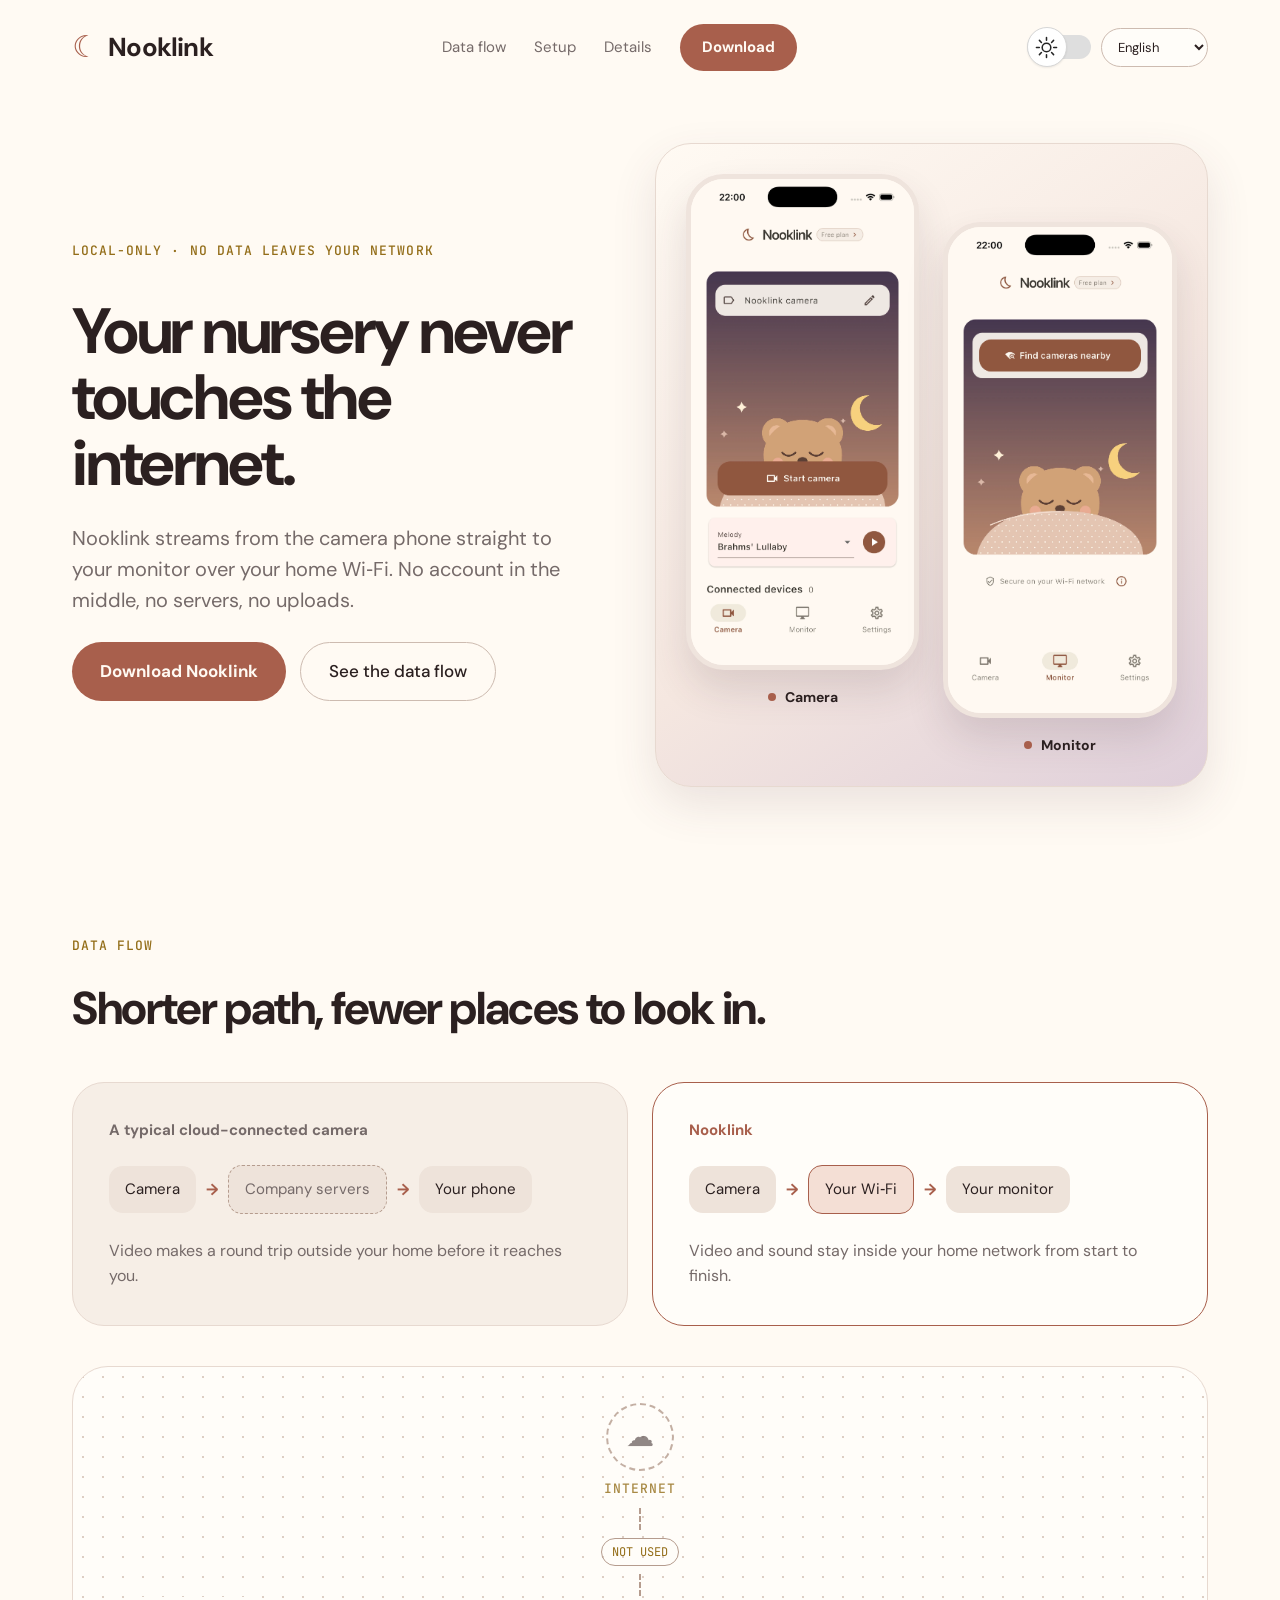
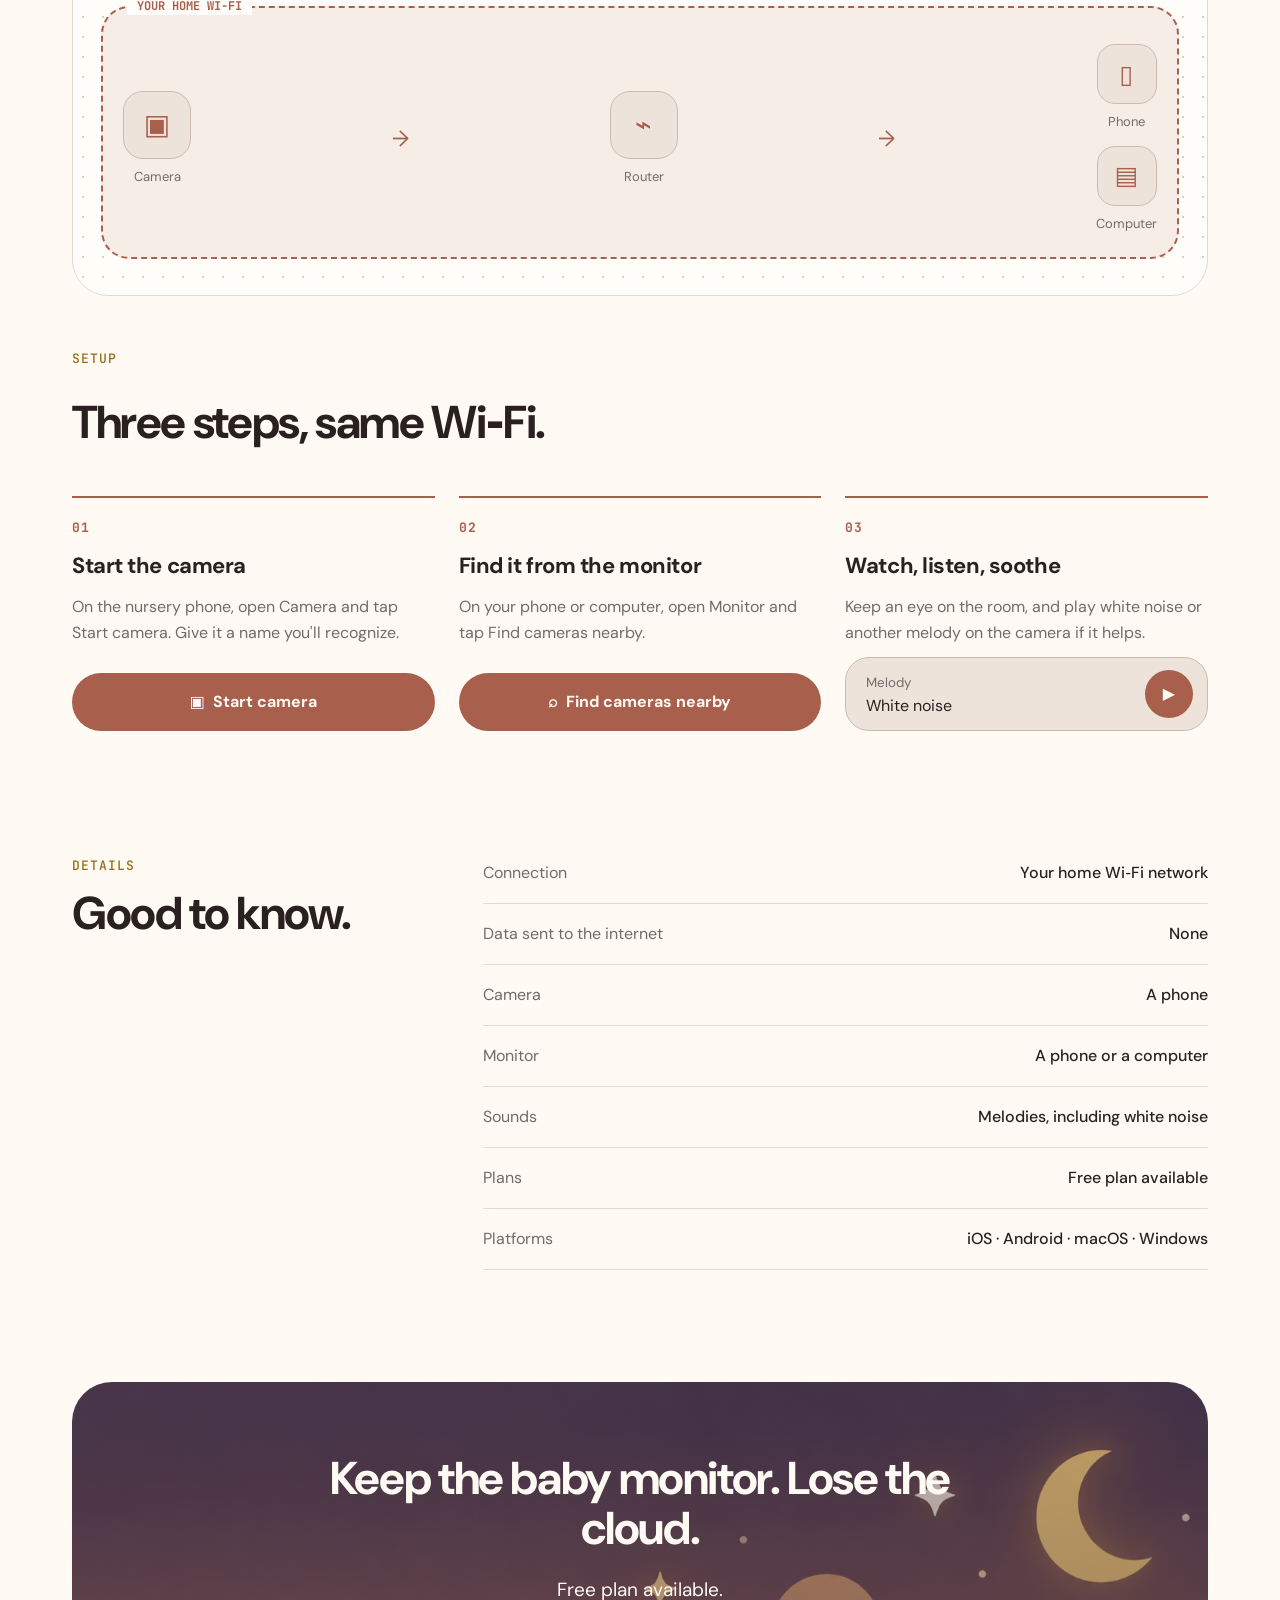
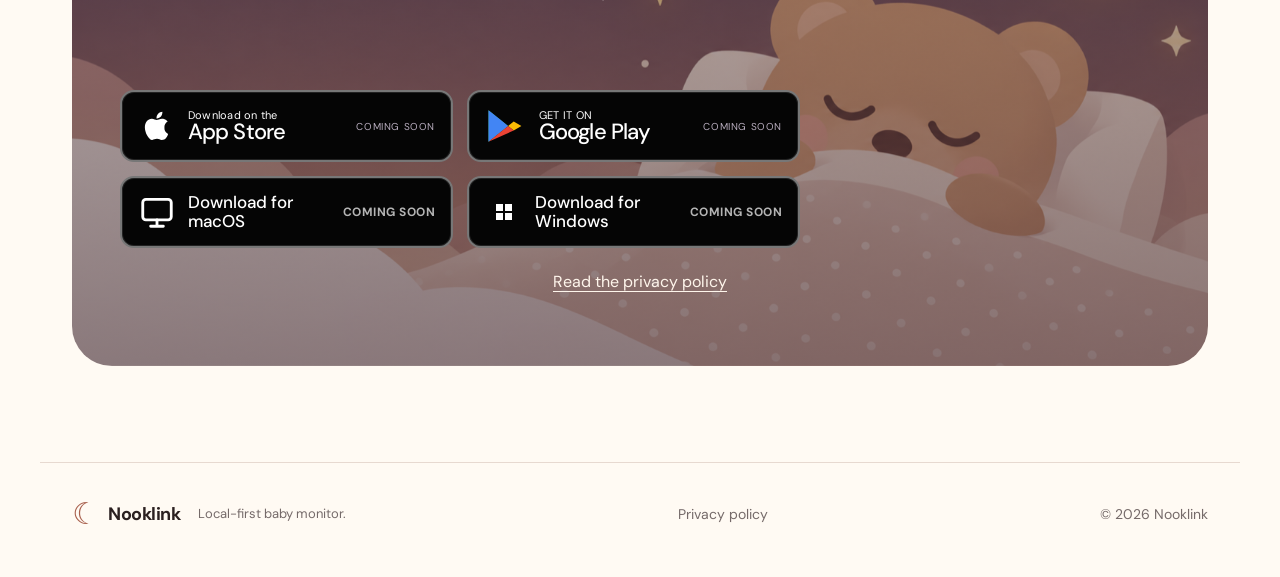
<file: index.html>
<!doctype html>
<html lang="en">
<head>
  <meta charset="utf-8">
  <meta name="viewport" content="width=device-width, initial-scale=1">
  <meta name="theme-color" content="#17141a">
  <meta name="description" content="Nooklink keeps baby-monitor video and audio on your home network.">
  <title>Nooklink — Local-first</title>
  <link rel="icon" href="assets/favicon.svg" type="image/svg+xml">
  <link rel="preconnect" href="https://fonts.googleapis.com">
  <link rel="preconnect" href="https://fonts.gstatic.com" crossorigin>
  <link href="https://fonts.googleapis.com/css2?family=DM+Sans:wght@400;500;700&family=JetBrains+Mono:wght@500;700&display=swap" rel="stylesheet">
  <script>document.documentElement.dataset.theme=window.matchMedia('(prefers-color-scheme: light)').matches?'light':'dark';</script>
  <link rel="stylesheet" href="assets/site.css">
  <script src="assets/i18n.js" defer></script>
</head>
<body data-page="home">
  <a class="skip-link" href="#main" data-i18n="skip">Skip to content</a>
  <header class="site-header wrap">
    <a class="brand" href="#top" aria-label="Nooklink home"><span class="brand-mark" aria-hidden="true">☾</span><span>Nooklink</span></a>
    <nav aria-label="Main navigation"><a href="#compare" data-i18n="navData">Data flow</a><a href="#setup" data-i18n="navSetup">Setup</a><a href="#specs" data-i18n="navDetails">Details</a><a class="nav-download" href="#download" data-i18n="navDownload">Download</a></nav>
    <div class="header-controls"><div class="theme-picker"><span class="sr-only" data-i18n="themeLabel">Theme</span><button class="theme-toggle" id="theme" type="button" aria-label="Switch to dark theme" aria-pressed="false"><span class="theme-toggle-track" aria-hidden="true"><span class="theme-toggle-thumb"><svg class="theme-icon sun-icon" viewBox="0 0 24 24"><circle cx="12" cy="12" r="4.5"></circle><path d="M12 1.5v3M12 19.5v3M1.5 12h3M19.5 12h3M4.6 4.6l2.1 2.1M17.3 17.3l2.1 2.1M19.4 4.6l-2.1 2.1M6.7 17.3l-2.1 2.1"></path></svg><svg class="theme-icon moon-icon" viewBox="0 0 24 24"><path d="M19.3 15.8A8.5 8.5 0 0 1 8.2 4.7 8.6 8.6 0 1 0 19.3 15.8Z"></path></svg></span></span></button><span class="sr-only" data-i18n="themeHelp">The initial theme follows your device setting.</span></div><label class="language"><span class="sr-only" data-i18n="language">Language</span><select id="language"><option value="en">English</option><option value="pl">Polski</option><option value="zh">简体中文</option><option value="hi">हिन्दी</option><option value="es">Español</option><option value="ar">العربية</option><option value="pt">Português</option><option value="fr">Français</option></select></label></div>
  </header>
  <main id="main">
    <section id="top" class="hero wrap"><div class="hero-copy"><p class="kicker" data-i18n="localOnly">Local-only · No data leaves your network</p><h1 data-i18n="heroTitle">Your nursery never touches the internet.</h1><p class="hero-lead" data-i18n="heroText">Nooklink streams from the camera phone straight to your monitor over your home Wi‑Fi. No account in the middle, no servers, no uploads.</p><div class="actions"><a class="button" href="#download" data-i18n="downloadNooklink">Download Nooklink</a><a class="button button-outline" href="#compare" data-i18n="seeDataFlow">See the data flow</a></div></div>
      <div class="app-preview-screens hero-app-screens">
        <figure class="app-screen">
          <div class="app-screen-image"><img class="app-image-dark" src="assets/app-camera.webp" width="1206" height="2622" decoding="async" alt="Nooklink Camera screen with a Start camera button and white noise controls"><img class="app-image-light" src="assets/app-camera-light.webp" width="1206" height="2622" decoding="async" alt="Nooklink Camera screen in the light theme with a Start camera button and melody controls"></div>
          <figcaption><span class="screen-dot" aria-hidden="true"></span><span data-i18n="camera">Camera</span></figcaption>
        </figure>
        <figure class="app-screen">
          <div class="app-screen-image"><img class="app-image-dark" src="assets/app-monitor.webp" width="1206" height="2622" decoding="async" alt="Nooklink Monitor screen with a Find cameras nearby button"><img class="app-image-light" src="assets/app-monitor-light.webp" width="1206" height="2622" decoding="async" alt="Nooklink Monitor screen in the light theme with a Find cameras nearby button"></div>
          <figcaption><span class="screen-dot" aria-hidden="true"></span><span data-i18n="monitorLabel">Monitor</span></figcaption>
        </figure>
      </div>
    </section>
    <section id="compare" class="section wrap"><div class="section-heading"><p class="kicker" data-i18n="dataFlow">Data flow</p><h2 data-i18n="compareTitle">Shorter path, fewer places to look in.</h2></div><div class="compare-grid"><article class="compare-card"><strong data-i18n="cloudCamera">A typical cloud-connected camera</strong><div class="flow"><span data-i18n="camera">Camera</span><b>→</b><span class="muted-chip" data-i18n="companyServers">Company servers</span><b>→</b><span data-i18n="yourPhone">Your phone</span></div><p data-i18n="cloudText">Video makes a round trip outside your home before it reaches you.</p></article><article class="compare-card featured"><strong>Nooklink</strong><div class="flow"><span data-i18n="camera">Camera</span><b>→</b><span class="accent-chip" data-i18n="yourWifi">Your Wi‑Fi</span><b>→</b><span data-i18n="yourMonitor">Your monitor</span></div><p data-i18n="localText">Video and sound stay inside your home network from start to finish.</p></article></div>
      <div class="network-card data-flow-diagram" aria-label="Nooklink local network diagram"><div class="internet-node"><span class="node-icon">☁</span><span class="mono">INTERNET</span></div><div class="not-used"><i></i><span data-i18n="notUsed">NOT USED</span><i></i></div><div class="home-network"><span class="network-label" data-i18n="homeWifi">YOUR HOME WI-FI</span><div class="network-row"><div class="device"><span class="device-icon">▣</span><span data-i18n="camera">Camera</span></div><span class="connector">→</span><div class="device"><span class="device-icon">⌁</span><span data-i18n="router">Router</span></div><span class="connector">→</span><div class="device-stack"><div class="device"><span class="device-icon small">▯</span><span data-i18n="phone">Phone</span></div><div class="device"><span class="device-icon small">▤</span><span data-i18n="computer">Computer</span></div></div></div></div></div>
    </section>
    <section id="setup" class="section wrap"><div class="section-heading"><p class="kicker" data-i18n="setup">Setup</p><h2 data-i18n="setupTitle">Three steps, same Wi‑Fi.</h2></div><div class="steps"><article class="step"><span class="step-number">01</span><h3 data-i18n="step1Title">Start the camera</h3><p data-i18n="step1Text">On the nursery phone, open Camera and tap Start camera. Give it a name you'll recognize.</p><span class="ui-pill" data-i18n="startCamera">▣&nbsp; Start camera</span></article><article class="step"><span class="step-number">02</span><h3 data-i18n="step2Title">Find it from the monitor</h3><p data-i18n="step2Text">On your phone or computer, open Monitor and tap Find cameras nearby.</p><span class="ui-pill" data-i18n="findCameras">⌕&nbsp; Find cameras nearby</span></article><article class="step"><span class="step-number">03</span><h3 data-i18n="step3Title">Watch, listen, soothe</h3><p data-i18n="step3Text">Keep an eye on the room, and play white noise or another melody on the camera if it helps.</p><span class="sound-pill"><span><small data-i18n="melody">Melody</small><br><span data-i18n="whiteNoise">White noise</span></span><b>▶</b></span></article></div></section>
    <section id="specs" class="section wrap details"><div class="details-intro"><p class="kicker" data-i18n="details">Details</p><h2 data-i18n="detailsTitle">Good to know.</h2></div><div class="spec-list"><div><span data-i18n="connection">Connection</span><strong data-i18n="homeWifiNetwork">Your home Wi‑Fi network</strong></div><div><span data-i18n="internetData">Data sent to the internet</span><strong data-i18n="none">None</strong></div><div><span data-i18n="cameraLabel">Camera</span><strong data-i18n="aPhone">A phone</strong></div><div><span data-i18n="monitorLabel">Monitor</span><strong data-i18n="phoneComputer">A phone or a computer</strong></div><div><span data-i18n="sounds">Sounds</span><strong data-i18n="melodies">Melodies, including white noise</strong></div><div><span data-i18n="plans">Plans</span><strong data-i18n="freePlan">Free plan available</strong></div><div><span data-i18n="platforms">Platforms</span><strong data-i18n="platformList">iOS · Android · macOS · Windows</strong></div></div></section>
    <section id="download" class="download wrap"><div class="download-card"><h2 data-i18n="downloadTitle">Keep the baby monitor. Lose the cloud.</h2><p data-i18n="downloadText">Free plan available.</p><div class="download-grid"><span class="store-badge is-disabled" aria-disabled="true"><svg class="store-icon apple-icon" viewBox="0 0 24 24" aria-hidden="true"><path d="M16.7 12.7c0-2.3 1.9-3.4 2-3.5-1.1-1.6-2.8-1.8-3.4-1.8-1.4-.1-2.8.8-3.5.8-.7 0-1.8-.8-3-.8-1.5 0-2.9.9-3.7 2.2-1.6 2.7-.4 6.8 1.1 9 .8 1.1 1.6 2.3 2.8 2.2 1.1-.1 1.6-.7 3-.7s1.8.7 3 .7c1.2 0 2-.1 2.7-1.2.9-1.2 1.3-2.5 1.3-2.6-.1 0-2.3-.9-2.3-3.5zM14.5 6c.6-.8 1-1.9.9-3-.9 0-2.1.6-2.7 1.3-.6.7-1.1 1.8-1 2.9 1 .1 2.1-.5 2.8-1.2z"/></svg><span class="badge-copy"><small data-i18n="downloadOn">Download on the</small><strong data-i18n="appleStore">App Store</strong></span><em data-i18n="comingSoon">Coming soon</em></span><span class="store-badge is-disabled" aria-disabled="true"><svg class="store-icon play-icon" viewBox="0 0 24 24" aria-hidden="true"><path fill="#34a853" d="m2 3 11.2 9L2 21z"/><path fill="#4285f4" d="m2 3 6.5 5.2L13.2 12 2 21z"/><path fill="#fbbc04" d="m13.2 12 3.2-2.6L20.8 12l-4.4 2.6z"/><path fill="#ea4335" d="m2 21 11.2-9 3.2 2.6z"/></svg><span class="badge-copy"><small data-i18n="getItOn">GET IT ON</small><strong data-i18n="googleStore">Google Play</strong></span><em data-i18n="comingSoon">Coming soon</em></span><span class="download-link dark is-disabled" aria-disabled="true"><svg class="download-icon" viewBox="0 0 24 24" aria-hidden="true"><rect x="3" y="4" width="18" height="13" rx="2"/><path d="M8 21h8M12 17v4"/></svg><span data-i18n="macDownload">Download for macOS</span><small data-i18n="comingSoon">Coming soon</small></span><span class="download-link light is-disabled" aria-disabled="true"><svg class="download-icon" viewBox="0 0 24 24" aria-hidden="true"><rect x="4" y="4" width="7" height="7"/><rect x="13" y="4" width="7" height="7"/><rect x="4" y="13" width="7" height="7"/><rect x="13" y="13" width="7" height="7"/></svg><span data-i18n="windowsDownload">Download for Windows</span><small data-i18n="comingSoon">Coming soon</small></span></div><a class="policy-cta" href="privacy.html" data-i18n="readPolicy">Read the privacy policy</a></div></section>
  </main>
  <footer class="site-footer wrap"><div class="footer-brand"><span class="brand-mark" aria-hidden="true">☾</span><span>Nooklink</span><small data-i18n="footerTag">Local-first baby monitor.</small></div><div class="footer-links"><a href="privacy.html" data-i18n="policy">Privacy policy</a></div><p>© <span id="year">2026</span> Nooklink</p></footer>
</body>
</html>
</file>
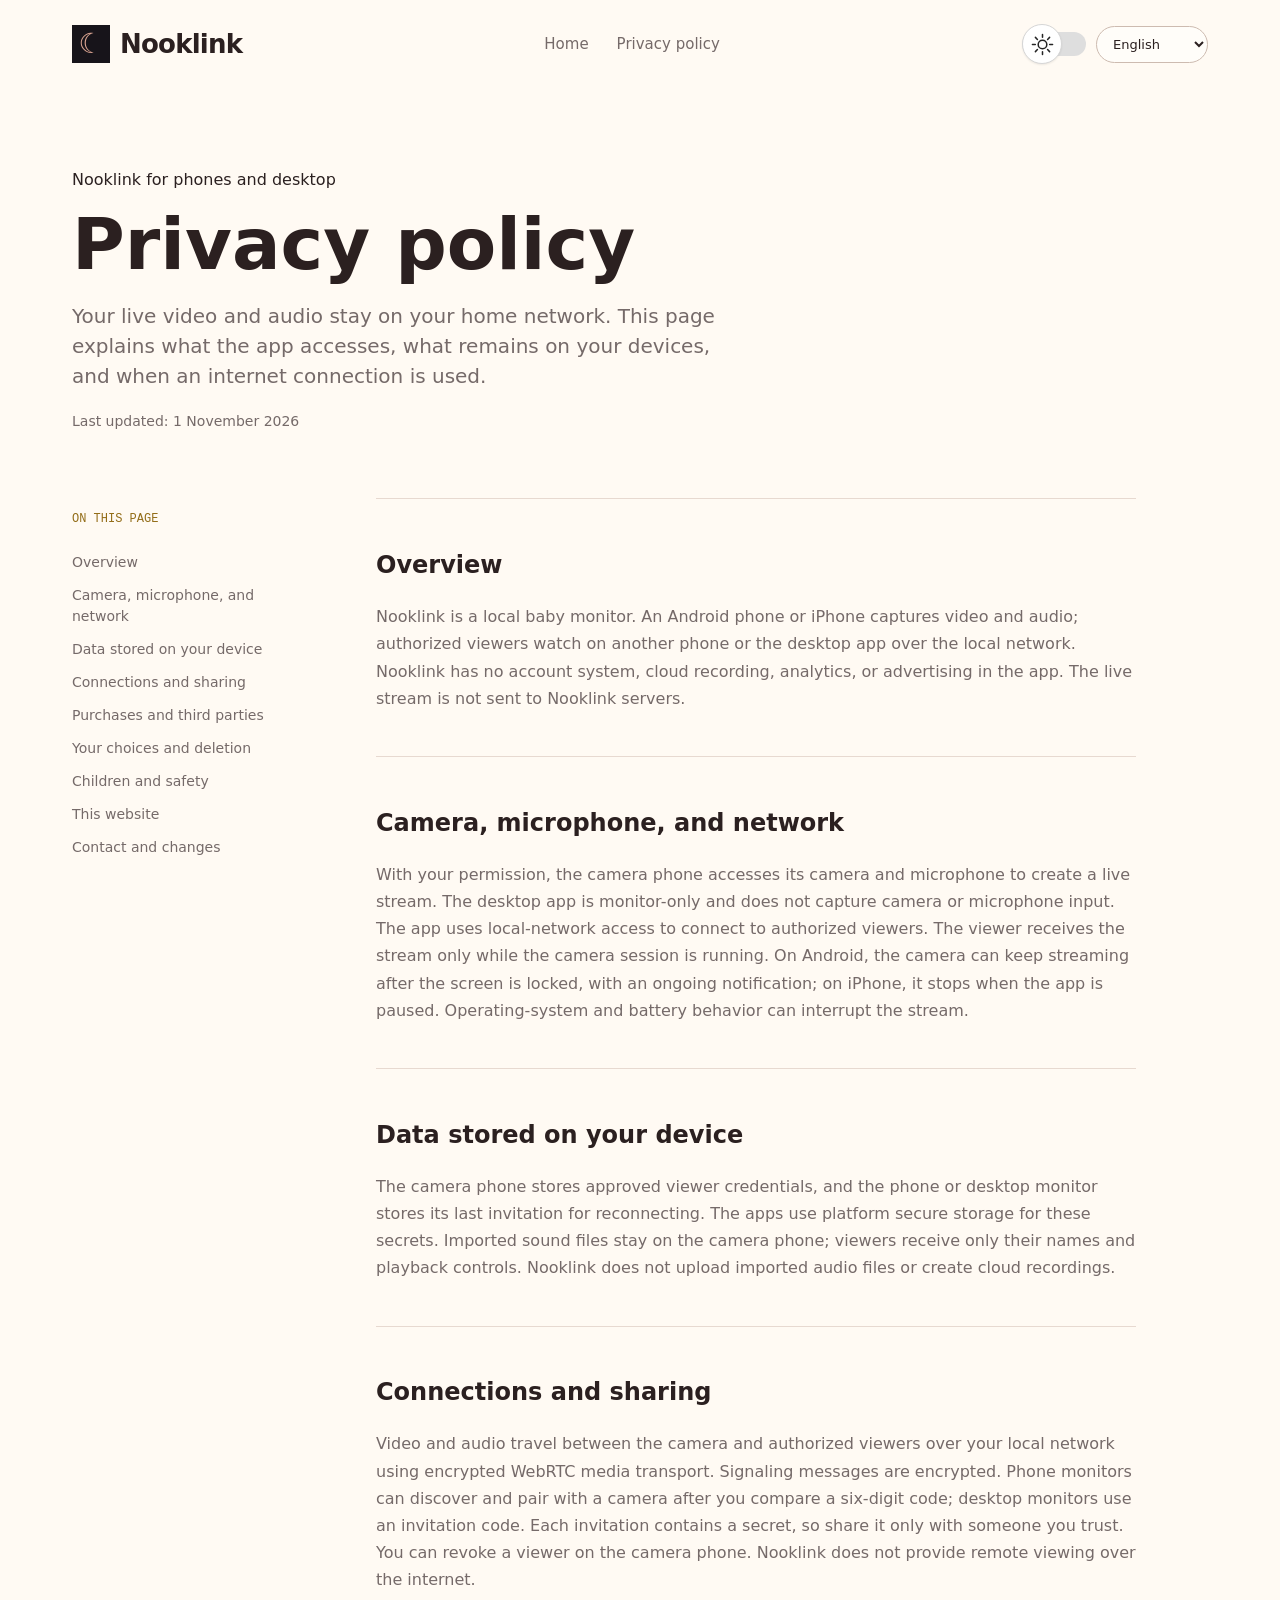
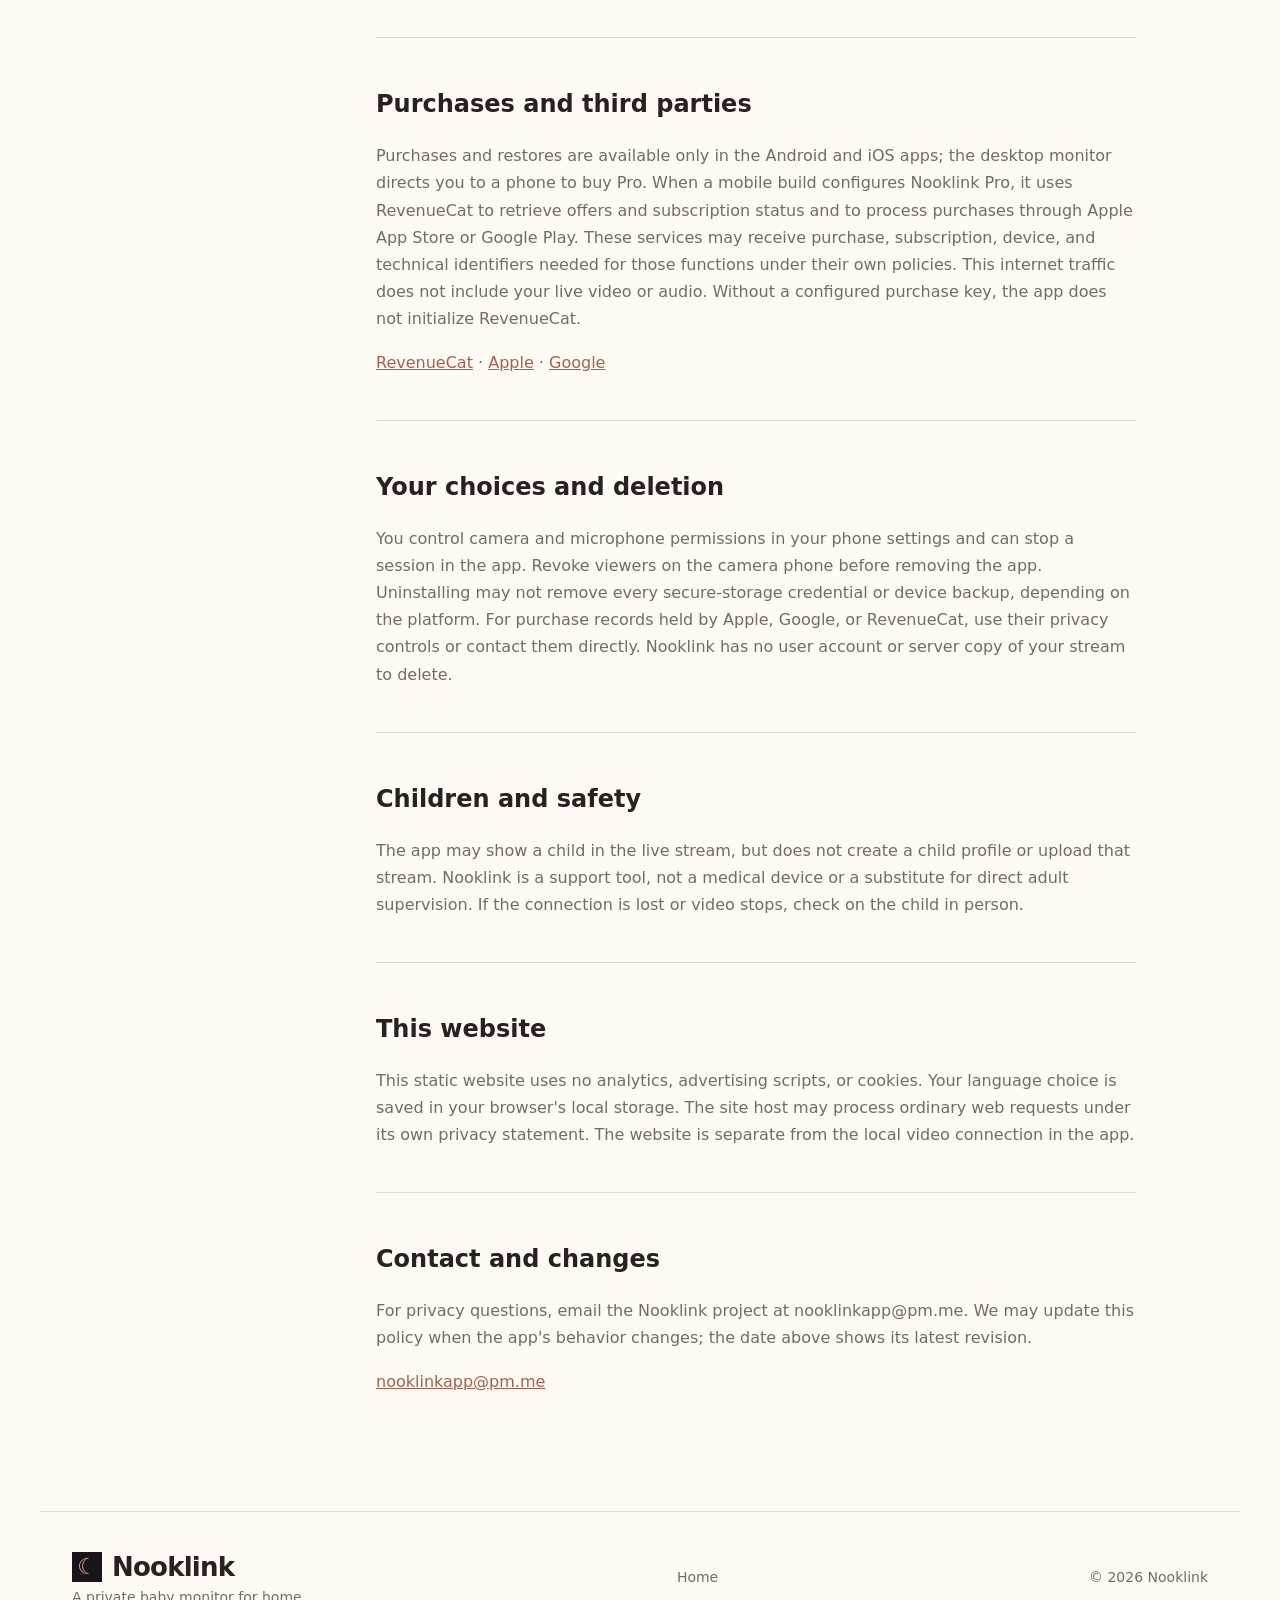
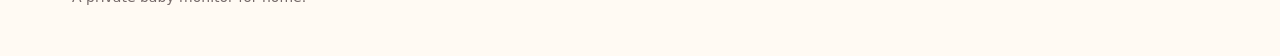
<file: privacy.html>
<!doctype html>
<html lang="en">
<head>
  <meta charset="utf-8"><meta name="viewport" content="width=device-width, initial-scale=1"><meta name="theme-color" content="#fffaf3">
  <meta name="description" content="Privacy policy for the Nooklink baby monitor and desktop receiver.">
  <title>Privacy policy — Nooklink</title>
  <link rel="icon" href="assets/favicon.svg" type="image/svg+xml"><script>document.documentElement.dataset.theme=window.matchMedia('(prefers-color-scheme: light)').matches?'light':'dark';</script><link rel="stylesheet" href="assets/site.css"><script src="assets/i18n.js" defer></script>
</head>
<body data-page="privacy">
  <a class="skip-link" href="#main" data-i18n="skip">Skip to content</a>
  <header class="site-header wrap"><a class="brand" href="./" aria-label="Nooklink home"><img src="assets/favicon.svg" alt="" width="38" height="38"><span>Nooklink</span></a><nav aria-label="Main navigation"><a href="./" data-i18n="home">Home</a><a href="privacy.html" aria-current="page" data-i18n="policy">Privacy policy</a></nav><div class="header-controls"><div class="theme-picker"><span class="sr-only" data-i18n="themeLabel">Theme</span><button class="theme-toggle" id="theme" type="button" aria-label="Switch to dark theme" aria-pressed="false"><span class="theme-toggle-track" aria-hidden="true"><span class="theme-toggle-thumb"><svg class="theme-icon sun-icon" viewBox="0 0 24 24"><circle cx="12" cy="12" r="4.5"></circle><path d="M12 1.5v3M12 19.5v3M1.5 12h3M19.5 12h3M4.6 4.6l2.1 2.1M17.3 17.3l2.1 2.1M19.4 4.6l-2.1 2.1M6.7 17.3l-2.1 2.1"></path></svg><svg class="theme-icon moon-icon" viewBox="0 0 24 24"><path d="M19.3 15.8A8.5 8.5 0 0 1 8.2 4.7 8.6 8.6 0 1 0 19.3 15.8Z"></path></svg></span></span></button><span class="sr-only" data-i18n="themeHelp">The initial theme follows your device setting.</span></div><label class="language"><span class="sr-only" data-i18n="language">Language</span><select id="language"><option value="en">English</option><option value="pl">Polski</option><option value="zh">简体中文</option><option value="hi">हिन्दी</option><option value="es">Español</option><option value="ar">العربية</option><option value="pt">Português</option><option value="fr">Français</option></select></label></div></header>
  <main id="main" class="policy-page wrap"><div class="policy-intro"><p class="eyebrow" data-i18n="policyEyebrow">Nooklink for phones and desktop</p><h1 data-i18n="policyTitle">Privacy policy</h1><p class="lead" data-i18n="policyLead">Your live video and audio stay on your home network. This page explains what the app accesses, what remains on your devices, and when an internet connection is used.</p><p class="updated"><span data-i18n="updated">Last updated: 1 November 2026</span></p></div>
    <div class="policy-layout"><aside class="policy-aside"><p data-i18n="onPage">On this page</p><a href="#overview" data-i18n="p1Title">Overview</a><a href="#access" data-i18n="p2Title">Camera, microphone, and network</a><a href="#stored" data-i18n="p3Title">Data stored on your device</a><a href="#sharing" data-i18n="p4Title">Connections and sharing</a><a href="#purchases" data-i18n="p5Title">Purchases and third parties</a><a href="#retention" data-i18n="p6Title">Your choices and deletion</a><a href="#children" data-i18n="p7Title">Children and safety</a><a href="#website" data-i18n="p8Title">This website</a><a href="#contact" data-i18n="p9Title">Contact and changes</a></aside><div class="policy-content">
      <section id="overview"><h2 data-i18n="p1Title">Overview</h2><p data-i18n="p1Text">Nooklink is a local baby monitor. An Android phone or iPhone captures video and audio; authorized viewers watch on another phone or the desktop app over the local network. Nooklink has no account system, cloud recording, analytics, or advertising in the app. The live stream is not sent to Nooklink servers.</p></section>
      <section id="access"><h2 data-i18n="p2Title">Camera, microphone, and network</h2><p data-i18n="p2Text">With your permission, the camera phone accesses its camera and microphone to create a live stream. The desktop app is monitor-only and does not capture camera or microphone input. The app uses local-network access to connect to authorized viewers. The viewer receives the stream only while the camera session is running. On Android, the camera can keep streaming after the screen is locked, with an ongoing notification; on iPhone, it stops when the app is paused. Operating-system and battery behavior can interrupt the stream.</p></section>
      <section id="stored"><h2 data-i18n="p3Title">Data stored on your device</h2><p data-i18n="p3Text">The camera phone stores approved viewer credentials, and the phone or desktop monitor stores its last invitation for reconnecting. The apps use platform secure storage for these secrets. Imported sound files stay on the camera phone; viewers receive only their names and playback controls. Nooklink does not upload imported audio files or create cloud recordings.</p></section>
      <section id="sharing"><h2 data-i18n="p4Title">Connections and sharing</h2><p data-i18n="p4Text">Video and audio travel between the camera and authorized viewers over your local network using encrypted WebRTC media transport. Signaling messages are encrypted. Phone monitors can discover and pair with a camera after you compare a six-digit code; desktop monitors use an invitation code. Each invitation contains a secret, so share it only with someone you trust. You can revoke a viewer on the camera phone. Nooklink does not provide remote viewing over the internet.</p></section>
      <section id="purchases"><h2 data-i18n="p5Title">Purchases and third parties</h2><p data-i18n="p5Text">Purchases and restores are available only in the Android and iOS apps; the desktop monitor directs you to a phone to buy Pro. When a mobile build configures Nooklink Pro, it uses RevenueCat to retrieve offers and subscription status and to process purchases through Apple App Store or Google Play. These services may receive purchase, subscription, device, and technical identifiers needed for those functions under their own policies. This internet traffic does not include your live video or audio. Without a configured purchase key, the app does not initialize RevenueCat.</p><p><a href="https://www.revenuecat.com/privacy/">RevenueCat</a> · <a href="https://www.apple.com/legal/privacy/">Apple</a> · <a href="https://policies.google.com/privacy">Google</a></p></section>
      <section id="retention"><h2 data-i18n="p6Title">Your choices and deletion</h2><p data-i18n="p6Text">You control camera and microphone permissions in your phone settings and can stop a session in the app. Revoke viewers on the camera phone before removing the app. Uninstalling may not remove every secure-storage credential or device backup, depending on the platform. For purchase records held by Apple, Google, or RevenueCat, use their privacy controls or contact them directly. Nooklink has no user account or server copy of your stream to delete.</p></section>
      <section id="children"><h2 data-i18n="p7Title">Children and safety</h2><p data-i18n="p7Text">The app may show a child in the live stream, but does not create a child profile or upload that stream. Nooklink is a support tool, not a medical device or a substitute for direct adult supervision. If the connection is lost or video stops, check on the child in person.</p></section>
      <section id="website"><h2 data-i18n="p8Title">This website</h2><p data-i18n="p8Text">This static website uses no analytics, advertising scripts, or cookies. Your language choice is saved in your browser's local storage. The site host may process ordinary web requests under its own privacy statement. The website is separate from the local video connection in the app.</p></section>
      <section id="contact"><h2 data-i18n="p9Title">Contact and changes</h2><p data-i18n="p9Text">For privacy questions, email the Nooklink project at nooklinkapp@pm.me. We may update this policy when the app's behavior changes; the date above shows its latest revision.</p><p><a href="mailto:nooklinkapp@pm.me">nooklinkapp@pm.me</a></p></section>
    </div></div>
  </main>
  <footer class="site-footer wrap"><div><a class="brand" href="./"><img src="assets/favicon.svg" alt="" width="30" height="30"><span>Nooklink</span></a><p data-i18n="footerTag">A private baby monitor for home.</p></div><div class="footer-links"><a href="./" data-i18n="home">Home</a></div><p class="copyright">© <span id="year">2026</span> Nooklink</p></footer>
</body>
</html>
</file>
<file: assets/site.css>
:root{--bg:#17141a;--panel:#211c27;--panel-deep:#1c1720;--text:#f5ebe0;--muted:#b9aebf;--line:#332c3b;--line-light:#4a4055;--peach:#dba592;--yellow:#f5d07f;--ink:#3a1f15}*{box-sizing:border-box}html{scroll-behavior:smooth}body{margin:0;background:var(--bg);color:var(--text);font-family:'DM Sans',system-ui,sans-serif;line-height:1.5}a{color:var(--peach)}.wrap{width:min(1200px,100%);margin-inline:auto;padding-inline:32px}.skip-link{position:absolute;left:12px;top:-60px;background:var(--peach);color:var(--ink);padding:10px 14px;border-radius:8px;z-index:10}.skip-link:focus{top:12px}.sr-only{position:absolute;width:1px;height:1px;overflow:hidden;clip:rect(0,0,0,0)}.site-header{padding-top:24px;padding-bottom:24px;display:flex;align-items:center;justify-content:space-between;gap:20px;flex-wrap:wrap}.brand,.footer-brand{display:flex;align-items:center;gap:10px;text-decoration:none;color:var(--text);font-weight:700;font-size:26px;letter-spacing:-.03em}.brand-mark{color:var(--peach);font-size:30px;line-height:1}.site-header nav{display:flex;align-items:center;gap:28px;flex-wrap:wrap}.site-header nav a{color:var(--muted);text-decoration:none;font-size:15px}.site-header nav a:hover,.footer-links a:hover{color:var(--text)}.site-header .nav-download{padding:12px 22px;border-radius:999px;background:var(--peach);color:var(--ink);font-weight:700}.language select{background:var(--panel);color:var(--text);border:1px solid var(--line-light);border-radius:999px;padding:9px 12px;font:inherit;font-size:13px}.hero{padding-top:48px;padding-bottom:96px;display:grid;grid-template-columns:minmax(0,1fr) minmax(420px,1.05fr);gap:56px;align-items:center}.hero-copy{display:flex;flex-direction:column;gap:26px;align-items:flex-start}.kicker,.mono,.step-number{font-family:'JetBrains Mono',ui-monospace,monospace;font-size:13px;font-weight:500;letter-spacing:.08em;color:var(--yellow);text-transform:uppercase}.hero h1{margin:0;font-size:clamp(40px,5.6vw,64px);line-height:1.03;letter-spacing:-.035em}.hero-lead{margin:0;font-size:20px;line-height:1.55;color:var(--muted);max-width:500px}.actions{display:flex;flex-wrap:wrap;gap:14px}.button,.download-link{display:inline-flex;align-items:center;justify-content:center;text-decoration:none;padding:16px 28px;border-radius:999px;background:var(--peach);color:var(--ink);font-weight:700;font-size:17px}.button-outline{background:transparent;border:1px solid var(--line-light);color:var(--text);font-weight:500}.network-card{border-radius:36px;border:1px solid var(--line);padding:36px 28px;background-color:var(--panel);background-image:radial-gradient(#3a3243 1px,transparent 1px);background-size:20px 20px;display:flex;flex-direction:column;align-items:center}.internet-node,.device,.device-stack{display:flex;flex-direction:column;align-items:center;gap:8px}.internet-node{opacity:.8}.node-icon{width:68px;height:68px;border:2px dashed #5a4d66;border-radius:50%;display:grid;place-items:center;font-size:28px;color:var(--muted)}.not-used{display:flex;flex-direction:column;align-items:center;gap:8px;padding:10px 0}.not-used i{height:22px;border-left:2px dashed #5a4d66}.not-used span{font-family:'JetBrains Mono',monospace;font-size:12px;color:var(--yellow);padding:4px 10px;border:1px solid #5a4d66;border-radius:999px}.home-network{position:relative;width:100%;border:2px dashed var(--peach);border-radius:28px;padding:36px 20px 24px;background:var(--panel-deep)}.network-label{position:absolute;top:-11px;left:24px;padding:0 10px;background:var(--panel);font-family:'JetBrains Mono',monospace;font-size:12px;color:var(--peach);font-weight:700}.network-row{display:grid;grid-template-columns:auto 1fr auto 1fr auto;align-items:center;gap:12px}.connector{color:var(--peach);font-size:22px;text-align:center}.device-icon{width:68px;height:68px;border-radius:20px;background:#2c2433;border:1px solid var(--line-light);display:grid;place-items:center;color:var(--peach);font-size:28px}.device-stack{gap:14px}.device-icon.small{width:60px;height:60px;border-radius:18px;font-size:25px}.device span:last-child,.device-stack span:last-child{font-size:13px;color:var(--muted)}.section{padding-top:40px}.section-heading{display:flex;flex-direction:column;gap:16px;max-width:700px;margin-bottom:48px}.section h2,.details h2,.download-card h2{margin:0;font-size:clamp(32px,4.2vw,46px);line-height:1.08;letter-spacing:-.03em}.compare-grid,.steps{display:grid;grid-template-columns:repeat(2,minmax(0,1fr));gap:24px}.compare-card{background:var(--panel-deep);border:1px solid var(--line);border-radius:32px;padding:36px;display:flex;flex-direction:column;gap:24px}.compare-card.featured{background:var(--panel);border:1.5px solid var(--peach)}.compare-card strong{font-size:15px;color:var(--muted)}.compare-card.featured strong{color:var(--peach)}.flow{display:flex;align-items:center;flex-wrap:wrap;gap:10px}.flow span{padding:12px 16px;border-radius:14px;background:#2c2433;font-size:15px}.flow b{color:var(--peach)}.flow .muted-chip{border:1.5px dashed #5a4d66;color:var(--muted)}.flow .accent-chip{background:#3a2a2a;border:1px solid var(--peach);color:var(--text)}.compare-card p,.step p{margin:0;color:var(--muted);line-height:1.6;font-size:16px}.steps{grid-template-columns:repeat(3,minmax(0,1fr))}.step{border-top:2px solid var(--peach);padding-top:20px;display:flex;flex-direction:column;gap:12px;min-width:0}.step h3{margin:0;font-size:22px;letter-spacing:-.02em}.step-number{color:var(--peach);font-weight:700}.ui-pill{margin-top:auto;padding:17px 14px;border-radius:999px;background:var(--peach);color:var(--ink);font-weight:700;text-align:center}.sound-pill{margin-top:auto;display:flex;align-items:center;gap:14px;border-radius:24px;background:#2c2433;border:1px solid var(--line-light);padding:12px 14px 12px 20px}.sound-pill>span{flex:1}.sound-pill small{color:var(--muted)}.sound-pill b{width:48px;height:48px;border-radius:50%;background:var(--peach);color:var(--ink);display:grid;place-items:center;font-size:16px}.details{padding-top:112px;display:grid;grid-template-columns:minmax(240px,1fr) 2fr;gap:48px}.spec-list{display:flex;flex-direction:column}.spec-list div{display:flex;justify-content:space-between;gap:24px;padding:18px 0;border-bottom:1px solid var(--line)}.spec-list span{color:var(--muted)}.spec-list strong{font-weight:500;text-align:right}.download{padding-top:112px;padding-bottom:96px}.download-card{border-radius:40px;padding:72px 32px;text-align:center;background:linear-gradient(180deg,#4a3a50,#8d6a68);display:flex;flex-direction:column;align-items:center;gap:22px}.download-card h2{color:#fff6ec;max-width:680px}.download-card p{margin:0;font-size:19px;color:#fff6ec}.download-grid{display:grid;grid-template-columns:repeat(2,minmax(0,1fr));gap:14px;width:min(680px,100%);margin-top:8px}.download-link{font-size:16px;padding:15px 20px}.download-link.dark{background:var(--bg);color:var(--text)}.download-link.light{background:#fff6ec;color:var(--ink)}.policy-cta{color:#fff6ec;text-underline-offset:4px}.site-footer{border-top:1px solid var(--line);padding-top:36px;padding-bottom:48px;display:flex;flex-wrap:wrap;gap:20px;justify-content:space-between;align-items:center;color:var(--muted);font-size:14px}.footer-brand{font-size:18px}.footer-brand small{font-size:13px;color:var(--muted);font-weight:400;letter-spacing:0;margin-left:8px}.footer-links{display:flex;gap:24px;flex-wrap:wrap}.footer-links a{color:var(--muted);text-decoration:none}.site-footer p{margin:0}.policy-page{padding-top:64px;padding-bottom:72px}.policy-intro{max-width:760px;padding-bottom:52px}.policy-intro h1{font-size:clamp(42px,6vw,72px);line-height:1.02;margin:12px 0 20px}.policy-intro .lead{color:var(--muted);font-size:20px;max-width:680px}.updated{color:var(--muted);font-size:14px}.policy-layout{display:grid;grid-template-columns:240px minmax(0,1fr);gap:64px}.policy-aside{display:flex;flex-direction:column;gap:12px;position:sticky;top:24px;align-self:start}.policy-aside p{font-family:'JetBrains Mono',monospace;color:var(--yellow);font-size:12px;text-transform:uppercase}.policy-aside a{color:var(--muted);text-decoration:none;font-size:14px}.policy-content{max-width:760px}.policy-content section{border-top:1px solid var(--line);padding:28px 0}.policy-content h2{font-size:24px}.policy-content p{color:var(--muted);line-height:1.7}.policy-content a{color:var(--peach)}@media(max-width:800px){.hero{grid-template-columns:1fr;padding-top:28px}.network-card{min-width:0}.site-header nav{order:3;width:100%;justify-content:space-between;gap:12px}.compare-grid,.steps,.details{grid-template-columns:1fr}.details{gap:32px}.download-grid{grid-template-columns:1fr}.policy-layout{grid-template-columns:1fr;gap:32px}.policy-aside{position:static}.spec-list strong{max-width:55%}}@media(max-width:520px){.wrap{padding-inline:20px}.site-header{padding-top:18px}.site-header nav a{font-size:13px}.hero{padding-bottom:64px}.hero h1{font-size:42px}.network-card{padding:28px 12px}.network-row{gap:5px}.connector{font-size:16px}.home-network{padding-inline:8px}.device-icon{width:56px;height:56px}.device-icon.small{width:50px;height:50px}.spec-list div{display:block}.spec-list strong{display:block;max-width:none;text-align:left;margin-top:6px}.download-card{padding:52px 20px}.footer-brand{flex-wrap:wrap}.footer-brand small{width:100%;margin-left:0}}
.download-link.is-disabled{cursor:default;gap:12px}.download-link.is-disabled small{font-size:12px;letter-spacing:.04em;text-transform:uppercase;opacity:.7}.download-icon{width:22px;height:22px;flex:none;fill:none;stroke:currentColor;stroke-width:1.8;stroke-linecap:round;stroke-linejoin:round}.store-badge,.download-grid>.download-link:nth-child(3),.download-grid>.download-link:nth-child(4){display:flex;align-items:center;gap:12px;min-height:72px;padding:10px 16px;border-radius:14px;background:#050505;border:2px solid #777;color:#fff;box-shadow:inset 0 0 0 1px #222;text-align:left}.store-icon{width:38px;height:46px;flex:none}.apple-icon{fill:#fff}.play-icon{width:42px}.download-grid>.download-link:nth-child(3) .download-icon,.download-grid>.download-link:nth-child(4) .download-icon{width:38px;height:46px;flex:none}.download-grid>.download-link:nth-child(4) .download-icon{fill:currentColor;stroke:none;padding:7px}.badge-copy{display:flex;flex-direction:column;line-height:1}.badge-copy small{font-size:11px;letter-spacing:.02em;text-transform:none;font-weight:400}.badge-copy strong{font-size:22px;letter-spacing:-.04em;font-weight:500;white-space:nowrap}.store-badge em{margin-left:auto;color:#b9aebf;font-style:normal;font-size:10px;letter-spacing:.06em;text-transform:uppercase;white-space:nowrap}.download-grid>.download-link:nth-child(3) span,.download-grid>.download-link:nth-child(4) span{font-size:17px;font-weight:500;white-space:nowrap}.download-grid>.download-link:nth-child(3) small,.download-grid>.download-link:nth-child(4) small{margin-left:auto;white-space:nowrap}@media(max-width:520px){.store-badge,.download-grid>.download-link:nth-child(3),.download-grid>.download-link:nth-child(4){padding-inline:12px}.badge-copy strong{font-size:18px}.store-badge em{font-size:9px}.download-grid>.download-link:nth-child(3) span,.download-grid>.download-link:nth-child(4) span{font-size:15px}.download-grid>.download-link:nth-child(3) small,.download-grid>.download-link:nth-child(4) small{font-size:9px}}
.download-grid>.download-link:nth-child(3) span,.download-grid>.download-link:nth-child(4) span{white-space:normal;max-width:125px;line-height:1.12}.download-grid>.download-link:nth-child(3) small,.download-grid>.download-link:nth-child(4) small{margin-left:auto;white-space:nowrap}@media(max-width:520px){.download-grid>.download-link:nth-child(3) span,.download-grid>.download-link:nth-child(4) span{max-width:105px}}

.data-flow-diagram{width:100%;max-width:none;margin:40px auto 0}
.hero-app-screens{width:100%;padding:22px}
.app-preview-screens{display:grid;grid-template-columns:repeat(2,minmax(0,1fr));gap:clamp(12px,2vw,24px);align-items:start;padding:30px;border:1px solid var(--line);border-radius:36px;background:radial-gradient(circle at 48% 42%,#533d50 0,#312735 48%,#241e2a 100%)}
.app-screen{min-width:0;margin:0}
.app-screen:nth-child(2){margin-top:48px}
.app-screen-image{overflow:hidden;border:5px solid #3c3138;border-radius:clamp(24px,3vw,38px);background:#1b1716;box-shadow:0 24px 42px #100c13a6}
.app-screen-image img{display:block;width:100%;height:auto}
.app-screen figcaption{display:flex;align-items:center;justify-content:center;gap:9px;margin-top:17px;color:var(--text);font-size:14px;font-weight:700}
.screen-dot{width:8px;height:8px;border-radius:50%;background:var(--peach)}
@media(max-width:800px){.hero-app-screens{max-width:650px;margin-inline:auto}}
@media(max-width:520px){.hero-app-screens{gap:10px;padding:14px;border-radius:24px}.app-screen:nth-child(2){margin-top:28px}.app-screen-image{border-width:3px;border-radius:22px}.app-screen figcaption{font-size:12px;margin-top:12px}}

:root{--chip:#2c2433;--accent-chip:#3a2a2a;--dot:#3a3243;--dash:#5a4d66;--download-start:#4a3a50;--download-end:#8d6a68;--download-text:#fff6ec}
@media(prefers-color-scheme:light){html[data-theme="system"]{--bg:#fffaf3;--panel:#fffdf9;--panel-deep:#f6eee6;--text:#2b2020;--muted:#756a69;--line:#e7d9d0;--line-light:#cdbbb0;--peach:#a85f4c;--yellow:#936d18;--ink:#fffaf3;--chip:#eee3da;--accent-chip:#f4dfd5;--dot:#ddcec4;--dash:#b59c8e;--download-start:#7c5c75;--download-end:#b98378;--download-text:#fffaf3}}
html[data-theme="light"]{--bg:#fffaf3;--panel:#fffdf9;--panel-deep:#f6eee6;--text:#2b2020;--muted:#756a69;--line:#e7d9d0;--line-light:#cdbbb0;--peach:#a85f4c;--yellow:#936d18;--ink:#fffaf3;--chip:#eee3da;--accent-chip:#f4dfd5;--dot:#ddcec4;--dash:#b59c8e;--download-start:#7c5c75;--download-end:#b98378;--download-text:#fffaf3}
.header-controls{display:flex;align-items:center;gap:10px}.theme-picker{display:flex;align-items:center;gap:8px;color:var(--muted);font-size:13px}.theme-picker select,.language select{background:var(--panel);color:var(--text);border:1px solid var(--line-light);border-radius:999px;padding:9px 12px;font:inherit;font-size:13px}.theme-picker select{min-width:106px}.network-card{background-color:var(--panel);background-image:radial-gradient(var(--dot) 1px,transparent 1px)}.network-label{background:var(--panel)}.node-icon{border-color:var(--dash)}.not-used i{border-color:var(--dash)}.not-used span{border-color:var(--dash)}.home-network{background:var(--panel-deep)}.device-icon,.flow span,.sound-pill{background:var(--chip)}.flow .muted-chip{border-color:var(--dash)}.flow .accent-chip{background:var(--accent-chip)}.download-card{background:linear-gradient(180deg,var(--download-start),var(--download-end))}.download-card h2,.download-card p{color:var(--download-text)}.app-preview-screens{background:radial-gradient(circle at 48% 42%,var(--download-start) 0,#312735 48%,var(--panel-deep) 100%)}
@media(max-width:800px){.header-controls{order:2;margin-left:auto}.site-header nav{order:3}}
@media(max-width:520px){.header-controls{width:100%;margin-left:0;justify-content:space-between}.theme-picker{flex:1;justify-content:space-between}.theme-picker select{min-width:0}.site-header nav{order:3}}

.theme-toggle{display:block;width:64px;height:40px;padding:0;border:0;background:transparent;cursor:pointer}.theme-toggle-track{display:block;position:relative;width:64px;height:24px;margin:8px 0;border-radius:999px;background:#dedede;transition:background .2s ease}.theme-toggle-thumb{position:absolute;top:-8px;left:0;width:40px;height:40px;border:1px solid #d6d6d6;border-radius:50%;background:#fff;box-shadow:0 1px 2px #00000012;display:grid;place-items:center;transition:left .2s ease,background .2s ease,border-color .2s ease}.theme-icon{width:23px;height:23px;fill:none;stroke:#252525;stroke-width:1.6;stroke-linecap:round;stroke-linejoin:round}.moon-icon{display:none}.theme-toggle[data-theme="dark"] .theme-toggle-track{background:#2d2d2d}.theme-toggle[data-theme="dark"] .theme-toggle-thumb{left:24px;background:#171717;border-color:#444}.theme-toggle[data-theme="dark"] .sun-icon{display:none}.theme-toggle[data-theme="dark"] .moon-icon{display:block;stroke:#f1f1f1}.theme-toggle:focus-visible{outline:2px solid var(--peach);outline-offset:4px}
.download-card{background-image:linear-gradient(180deg,rgba(39,25,43,.28),rgba(54,30,42,.58)),url('baby-night-background.png');background-size:cover;background-position:center center;background-repeat:no-repeat}
.download-card .download-grid{margin-top:64px}
@media(min-width:801px){.download-card .download-grid{transform:translateX(-180px)}}
.app-image-light{display:none!important}.app-image-dark{display:block!important}
html[data-theme="light"] .app-image-dark{display:none!important}html[data-theme="light"] .app-image-light{display:block!important}
html[data-theme="light"] .app-preview-screens{background:linear-gradient(145deg,#fffaf3 0%,#f5e7e0 55%,#dfcfda 100%);border-color:#e7d9d0;box-shadow:0 18px 45px rgba(88,61,78,.12)}
html[data-theme="light"] .app-screen-image{border-color:#efe4dd;background:#fffaf3;box-shadow:0 20px 38px rgba(68,49,61,.14)}
</file>
